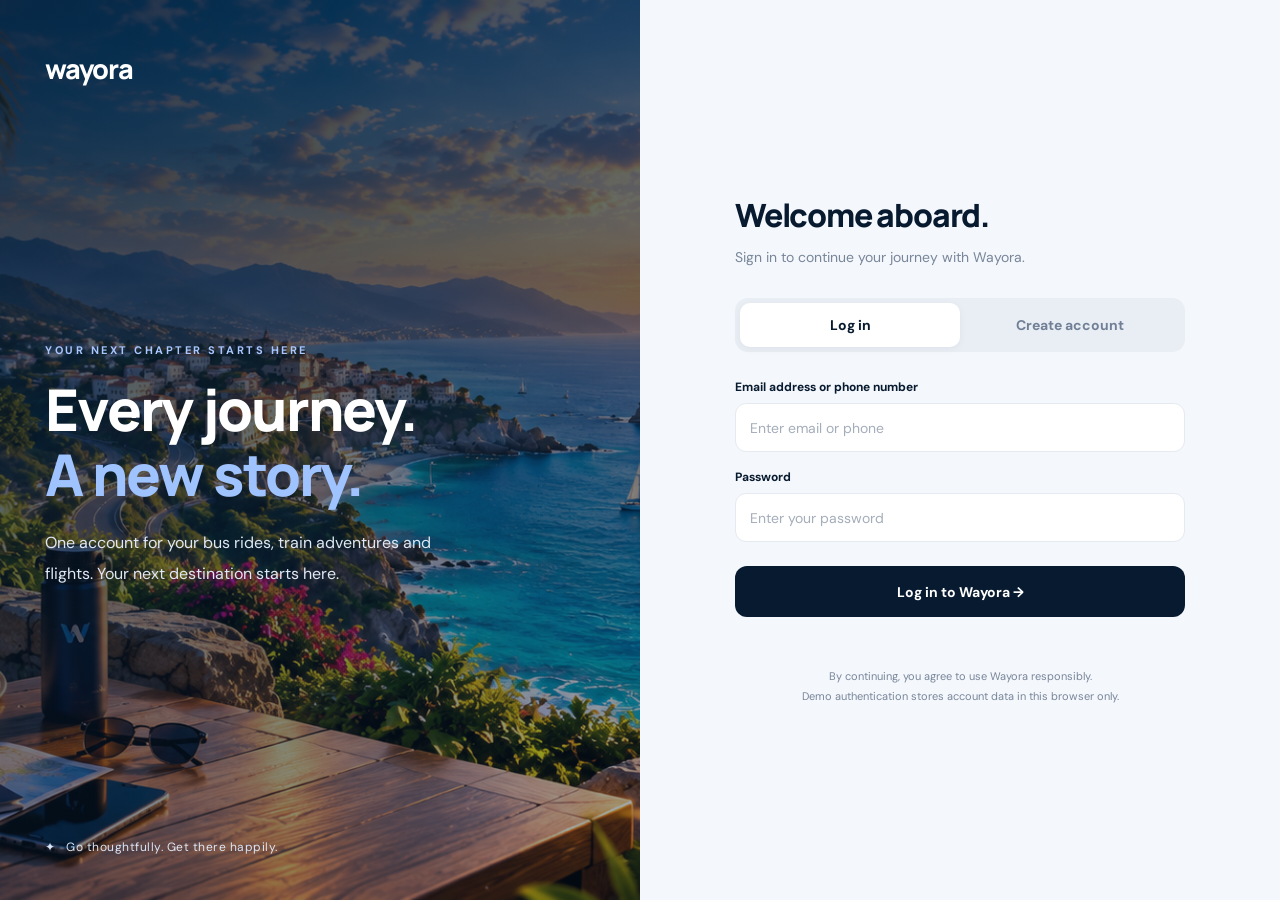
<file: auth.html>
<!DOCTYPE html>
<html lang="en">
<head>
  <meta charset="UTF-8">
  <meta name="viewport" content="width=device-width, initial-scale=1.0">
  <meta name="theme-color" content="#071a2f">
  <title>Account Access | Wayora</title>
  <link href="https://fonts.googleapis.com/css2?family=DM+Sans:wght@400;500;600;700&family=Manrope:wght@400;500;600;700;800&display=swap" rel="stylesheet">
  <style>
    *{box-sizing:border-box;margin:0;padding:0}
    :root{--navy:#071a2f;--blue:#246bfe;--muted:#78869a;--line:#e5eaf0}
    body{font-family:'DM Sans',sans-serif;background:#f4f7fb;color:var(--navy);min-height:100vh}
    .layout{min-height:100vh;display:grid;grid-template-columns:1fr 1fr}
    .visual{background:linear-gradient(145deg,#071a2fdd,#071a2f55),url('assets/coastal-getaway.png') center/cover;position:relative;display:flex;flex-direction:column;justify-content:space-between;padding:45px;color:white;min-height:100vh}
    .brand{font:800 27px Manrope,sans-serif;color:white;text-decoration:none;letter-spacing:-1px}
    .brand span{display:inline-grid;place-items:center;background:#fff;color:var(--navy);width:40px;height:40px;border-radius:13px;margin-right:9px}
    .brand small{display:block;font:600 9px 'DM Sans';letter-spacing:2px;margin-left:51px;margin-top:-8px}
    .visual-copy{max-width:490px;margin:50px 0}
    .eyebrow{font-size:11px;font-weight:700;letter-spacing:2.5px;color:#a9c7ff;margin-bottom:20px}
    .visual h1{font:800 clamp(36px,4.5vw,64px)/1.12 Manrope,sans-serif;letter-spacing:-2px}
    .visual h1 em{color:#9fc3ff;font-style:normal}
    .visual-copy p{color:#e0e8f5;line-height:1.9;margin-top:22px;max-width:390px}
    .visual-bottom{font-size:12px;color:#dce7f8;letter-spacing:.5px}
    .form-side{display:flex;justify-content:center;align-items:center;padding:35px 22px}
    .auth-card{width:100%;max-width:450px}
    .mobile-brand{display:none}
    .welcome{font:800 32px Manrope,sans-serif;letter-spacing:-1.2px;margin-bottom:9px}
    .subtitle{color:var(--muted);font-size:14px;line-height:1.7;margin-bottom:28px}
    .tabs{display:grid;grid-template-columns:1fr 1fr;background:#e9eef5;padding:5px;border-radius:13px;margin-bottom:27px}
    .tab{border:0;border-radius:10px;padding:13px;background:transparent;font:700 14px 'DM Sans';color:#718096;cursor:pointer}
    .tab.active{background:white;color:var(--navy);box-shadow:0 2px 9px #071a2f0c}
    .field{margin-bottom:17px}
    .field label{display:block;font-size:12px;font-weight:700;margin-bottom:8px}
    .field input{width:100%;height:49px;border:1px solid var(--line);border-radius:11px;padding:0 14px;font:14px 'DM Sans';outline:none;background:white;transition:.2s}
    .field input:focus{border-color:var(--blue);box-shadow:0 0 0 3px #246bfe15}
    .field input::placeholder{color:#a4adba}
    .submit{width:100%;height:51px;background:var(--navy);color:white;border:0;border-radius:12px;font:700 14px 'DM Sans';cursor:pointer;margin-top:7px;transition:.2s}
    .submit:hover{background:var(--blue);transform:translateY(-1px)}
    .message{font-size:13px;line-height:1.6;margin:14px 0;min-height:18px}
    .message.error{color:#c62828}.message.success{color:#16834a}
    .fineprint{font-size:11px;color:var(--muted);line-height:1.8;text-align:center;margin-top:18px}
    .back{display:inline-block;margin-top:22px;text-decoration:none;color:var(--muted);font-size:13px}
    .back:hover{color:var(--blue)}
    [hidden]{display:none!important}
    @media(max-width:800px){
      .layout{grid-template-columns:1fr}
      .visual{display:none}
      .form-side{padding:30px 21px;min-height:100vh;align-items:flex-start}
      .auth-card{max-width:470px;margin:auto}
      .mobile-brand{display:block;color:var(--navy);text-decoration:none;font:800 23px Manrope;margin-bottom:45px}
      .mobile-brand span{display:inline-grid;place-items:center;background:var(--navy);color:white;width:36px;height:36px;border-radius:11px;margin-right:7px}
      .welcome{font-size:29px}
    }
    @media(max-width:380px){.form-side{padding:25px 16px}.welcome{font-size:26px}}
  </style>
</head>
<body>
<div class="layout">
  <aside class="visual">
    <a class="brand" href="index.html" style="line-height: 1.8;">wayora</a>
    <div class="visual-copy">
      <div class="eyebrow">YOUR NEXT CHAPTER STARTS HERE</div>
      <h1>Every journey.<br><em>A new story.</em></h1>
      <p>One account for your bus rides, train adventures and flights. Your next destination starts here.</p>
    </div>
    <div class="visual-bottom">✦ &nbsp; Go thoughtfully. Get there happily.</div>
  </aside>

  <main class="form-side">
    <div class="auth-card">
      <a class="mobile-brand" href="index.html"><span>W</span>wayora</a>
      <h2 class="welcome" id="heading">Welcome aboard.</h2>
      <p class="subtitle" id="intro">Sign in to continue your journey with Wayora.</p>

      <div class="tabs">
        <button type="button" class="tab active" id="loginTab">Log in</button>
        <button type="button" class="tab" id="signupTab">Create account</button>
      </div>

      <form id="loginForm">
        <div class="field">
          <label for="loginId">Email address or phone number</label>
          <input id="loginId" autocomplete="username" placeholder="Enter email or phone" required>
        </div>
        <div class="field">
          <label for="loginPassword">Password</label>
          <input id="loginPassword" type="password" autocomplete="current-password" placeholder="Enter your password" required>
        </div>
        <button class="submit" type="submit">Log in to Wayora →</button>
      </form>

      <form id="signupForm" hidden>
        <div class="field">
          <label for="fullName">Full name</label>
          <input id="fullName" autocomplete="name" placeholder="Your full name" required maxlength="80">
        </div>
        <div class="field">
          <label for="signupEmail">Email address</label>
          <input id="signupEmail" type="email" autocomplete="email" placeholder="you@example.com" required>
        </div>
        <div class="field">
          <label for="signupPhone">Phone number</label>
          <input id="signupPhone" type="tel" autocomplete="tel" placeholder="e.g. +91 9876543210" required>
        </div>
        <div class="field">
          <label for="signupPassword">Create password</label>
          <input id="signupPassword" type="password" autocomplete="new-password" minlength="8" placeholder="At least 8 characters" required>
        </div>
        <div class="field">
          <label for="confirmPassword">Confirm password</label>
          <input id="confirmPassword" type="password" autocomplete="new-password" minlength="8" placeholder="Enter password again" required>
        </div>
        <button class="submit" type="submit">Create my account →</button>
      </form>

      <p id="message" class="message" role="status" aria-live="polite"></p>
      <p class="fineprint">By continuing, you agree to use Wayora responsibly.<br>Demo authentication stores account data in this browser only.</p>
      
    </div>
  </main>
</div>
<script src="auth.js"></script>
</body>
</html>
</file>
<file: style.css>
/* WAYORA — editorial travel UI */
:root{--navy:#071a2f;--navy2:#102d46;--ink:#162d40;--muted:#71808c;--cream:#f7f6f1;--white:#fff;--teal:#9ed9d1;--coral:#f2a77a;--line:#e3e7e8;--serif:Georgia,"Times New Roman",serif;--sans:"DM Sans",sans-serif;--display:"Manrope",sans-serif}
*{box-sizing:border-box}html{scroll-behavior:smooth}body{margin:0;background:var(--cream);color:var(--ink);font-family:var(--sans);font-size:15px;line-height:1.6}a{color:inherit;text-decoration:none}button,input,select,textarea{font:inherit}button,a{-webkit-tap-highlight-color:transparent}img{display:block;max-width:100%}.site-header{height:88px;padding:0 5.5%;display:flex;align-items:center;justify-content:space-between;background:var(--cream);position:relative;z-index:10;border-bottom:1px solid rgba(20,45,64,.06)}.brand{display:flex;align-items:center;gap:11px;font:800 23px var(--display);letter-spacing:-1.2px;color:var(--navy)}.brand-mark{display:grid;place-items:center;width:38px;height:38px;background:var(--navy);color:var(--teal);border-radius:12px 12px 12px 3px;font:800 20px var(--display)}.brand small{display:block;font:700 8px var(--sans);letter-spacing:2px;color:#84909a;margin-top:-4px}.main-nav{display:flex;gap:34px;align-items:center}.main-nav a{font-size:12px;font-weight:700;color:#64737f;transition:.2s}.main-nav a:hover,.main-nav a.active{color:var(--navy)}.main-nav a.active:after{content:"";display:block;width:5px;height:5px;border-radius:50%;background:#e7a77e;margin:4px auto -9px}.nav-cta{font-size:12px;font-weight:700;background:var(--navy);color:white;border-radius:4px;padding:13px 18px}.nav-cta span{color:var(--teal);padding-left:9px}.menu-toggle{display:none;background:none;border:0;font-size:25px;color:var(--navy)}
.hero{position:relative;min-height:630px;height:min(730px,78vw);background:#0c3048;overflow:hidden;color:white;display:flex;align-items:center}.hero-video,.hero-shade{position:absolute;inset:0;width:100%;height:100%;object-fit:cover}.hero-video{opacity:.53}.hero-shade{background:linear-gradient(90deg,rgba(5,20,37,.92) 0%,rgba(5,25,43,.72) 48%,rgba(5,24,41,.08) 100%),linear-gradient(0deg,rgba(4,21,37,.55),transparent 40%)}.hero-content{position:relative;z-index:1;width:min(680px,90%);margin-left:10.5%;padding:70px 0}.eyebrow{display:flex;align-items:center;gap:10px;font-size:9px;font-weight:800;letter-spacing:2.2px;color:#7d8a93}.eyebrow>span{width:23px;height:1px;background:#df9c72;display:inline-block}.eyebrow.light{color:#d3dfe5}.hero h1,.page-hero h1{font:500 clamp(48px,6.5vw,86px)/1.05 var(--display);letter-spacing:-4px;margin:26px 0 22px}.hero h1 em,.page-hero h1 em,.section-heading h2 em,.feature-copy h2 em,.enquiry-copy h2 em,.summary-card h3 em{font-family:var(--serif);font-weight:400;color:var(--teal);letter-spacing:-2px}.hero-content>p{max-width:440px;color:#d1dce3;font-size:15px;line-height:1.85}.hero-actions{display:flex;align-items:center;gap:28px;margin-top:32px}.btn{border:0;display:inline-flex;align-items:center;justify-content:center;gap:20px;padding:15px 21px;font-size:12px;font-weight:800;cursor:pointer;transition:transform .2s,background .2s;border-radius:3px}.btn:hover{transform:translateY(-2px)}.btn-primary{background:var(--teal);color:var(--navy)}.btn-primary span{font-size:18px}.btn-dark{background:var(--navy);color:white}.btn-outline{border:1px solid #cbd3d8;background:transparent;color:var(--navy)}.btn-danger{background:#a43f38;color:white}.btn-small{padding:10px 13px;font-size:10px;gap:7px}.text-link{font-size:11px;font-weight:700}.light-link{color:#e7eff1}.hero-trust{display:flex;align-items:center;gap:12px;margin-top:55px}.trust-icon{display:grid;place-items:center;width:38px;height:38px;border:1px solid #ffffff50;border-radius:50%;color:var(--teal);font-size:18px}.hero-trust b,.hero-trust small{display:block}.hero-trust b{font-size:11px}.hero-trust small{font-size:10px;color:#b4c2cb}.hero-note{position:absolute;right:5.5%;bottom:44px;display:flex;align-items:center;gap:12px;font-size:8px;letter-spacing:2px;color:#d7e3e7}.note-line{height:1px;width:45px;background:var(--teal)}
.booking-strip{background:#fff;display:flex;align-items:center;justify-content:space-between;padding:24px 8%;gap:24px;box-shadow:0 8px 28px #112a3b08}.strip-intro{display:flex;align-items:center;gap:13px}.mini-icon{width:38px;height:38px;border-radius:50%;background:#e8f4f0;color:#3d8b82;display:grid;place-items:center;font-size:23px}.strip-intro b,.strip-intro small{display:block}.strip-intro b{font-size:12px}.strip-intro small{font-size:10px;color:var(--muted)}.transport-options{display:flex;gap:12px}.transport-options a{border:1px solid var(--line);padding:12px 17px;min-width:108px;font-size:11px;font-weight:700;border-radius:4px}.transport-options a>span{color:#398b86;font-size:15px;margin-right:7px}.transport-options a b{float:right;color:#9caab2}.strip-link{font-size:11px;font-weight:800;white-space:nowrap}.strip-link span{font-size:18px;margin-left:8px}
.section-pad{padding:105px 9%}.section-heading{display:flex;align-items:flex-end;justify-content:space-between;gap:35px;margin-bottom:38px}.section-heading h2,.feature-copy h2,.enquiry-copy h2{font:500 clamp(34px,4vw,51px)/1.13 var(--display);letter-spacing:-2px;margin:17px 0 0}.section-heading h2 em,.feature-copy h2 em,.enquiry-copy h2 em{color:#4d9c96}.section-heading>p{max-width:300px;color:var(--muted);font-size:12px;line-height:1.9;margin:0 0 4px}.travel-cards{display:grid;grid-template-columns:repeat(3,1fr);gap:17px}.travel-card{height:440px;position:relative;overflow:hidden;color:white;background:#12344a}.travel-card img{width:100%;height:100%;object-fit:cover;transition:transform .65s}.travel-card:hover img{transform:scale(1.06)}.card-overlay{position:absolute;inset:0;background:linear-gradient(180deg,rgba(3,20,35,.18),rgba(3,19,34,.82))}.card-top{position:absolute;top:19px;left:20px;right:20px;display:flex;justify-content:space-between;align-items:center}.round-arrow{display:grid;place-items:center;width:36px;height:36px;border:1px solid #ffffff8a;border-radius:50%;font-size:18px}.card-tag{font-size:8px;letter-spacing:1.8px}.travel-card-copy{position:absolute;bottom:27px;left:25px;right:25px}.travel-card-copy>span{font-size:9px;letter-spacing:1.6px;color:var(--teal)}.travel-card-copy h3{font:500 29px var(--display);letter-spacing:-1px;margin:7px 0}.travel-card-copy p{font-size:11px;color:#d3dce2;margin:0;max-width:230px}
.feature-band{display:grid;grid-template-columns:1fr 1fr;background:#e8efeb;min-height:620px}.feature-image{position:relative;min-height:620px;overflow:hidden}.feature-image img{width:100%;height:100%;object-fit:cover;position:absolute;inset:0}.image-caption{position:absolute;bottom:28px;left:30px;color:white;font-size:9px;font-weight:800;letter-spacing:2px}.image-caption span{color:var(--teal);margin-left:12px}.feature-copy{padding:85px clamp(35px,7vw,100px);align-self:center}.feature-copy>p,.enquiry-copy>p{font-size:12px;color:#687984;line-height:1.9;max-width:410px;margin:22px 0 28px}.feature-list{margin:24px 0 28px}.feature-list>div{display:flex;gap:17px;padding:13px 0;border-top:1px solid #d2ddda}.feature-list>div>span{font:500 13px var(--serif);color:#5b9c95}.feature-list p{margin:0}.feature-list b,.feature-list small{display:block}.feature-list b{font-size:11px}.feature-list small{font-size:10px;color:#788790;margin-top:2px}
.map-section{background:#f9f8f4}.map-frame{height:400px;position:relative;overflow:hidden;background:#dce8e6}.map-frame iframe{width:100%;height:100%;border:0;filter:saturate(.75)}.map-card{position:absolute;left:24px;bottom:24px;width:260px;padding:24px;background:white;box-shadow:0 10px 35px #0c2b3d16}.map-pin{display:grid;place-items:center;width:34px;height:34px;background:#e4f4f0;color:#277e79;border-radius:50%;font-size:22px;margin-bottom:12px}.map-card b{font:700 16px var(--display)}.map-card p{font-size:10px;color:var(--muted);line-height:1.8}.map-card a{font-size:10px;font-weight:800;color:#3e8b84}
.cta-section{min-height:430px;background:var(--navy);color:white;text-align:center;padding:75px 20px;position:relative;overflow:hidden}.cta-section>*:not(.cta-mountain){position:relative;z-index:1}.cta-spark{font-size:27px;color:var(--teal);margin-bottom:12px}.cta-section .eyebrow{justify-content:center}.cta-section h2{font:500 clamp(34px,4.7vw,55px)/1.12 var(--display);letter-spacing:-2px;margin:20px 0 27px}.cta-section .btn{margin:auto}.cta-mountain{position:absolute;right:-2%;bottom:-25%;width:35%;height:90%;object-fit:cover;opacity:.16;mask-image:linear-gradient(90deg,transparent,black)}.site-footer{padding:36px 6%;display:flex;align-items:center;justify-content:space-between;gap:20px;flex-wrap:wrap;background:#fff}.footer-brand{font-size:20px}.footer-brand .brand-mark{width:32px;height:32px;font-size:17px}.site-footer>p{font-size:11px;color:var(--muted)}.footer-links{display:flex;gap:20px}.footer-links a{font-size:10px;font-weight:700;color:#63727d}.site-footer>small{width:100%;border-top:1px solid var(--line);padding-top:17px;color:#9aa5ab;font-size:9px}
.inner-page{min-height:70vh}.page-hero{min-height:330px;background:var(--navy);color:white;padding:64px 9%;position:relative;overflow:hidden}.page-hero .eyebrow,.page-hero h1,.page-hero>p{position:relative;z-index:1}.page-hero h1{font-size:clamp(44px,5.2vw,67px);margin:17px 0 12px}.page-hero h1 em{color:var(--teal)}.page-hero>p{font-size:12px;color:#c3d1d8;max-width:420px}.page-hero-art{position:absolute;right:0;top:0;width:47%;height:100%;opacity:.6;mask-image:linear-gradient(90deg,transparent,black 35%)}.page-hero-art img{width:100%;height:100%;object-fit:cover}.compact-hero{min-height:285px;padding-top:48px;padding-bottom:42px}.compact-hero h1{font-size:clamp(40px,4.6vw,58px)}.booking-layout{display:grid;grid-template-columns:minmax(0,1fr) 310px;gap:35px;padding:55px 7% 100px;align-items:start}.booking-main{min-width:0}.mode-tabs{display:flex;gap:8px;margin-bottom:22px}.mode-tab{border:1px solid #d9e0e2;background:transparent;color:#60717d;padding:12px 24px;display:flex;align-items:center;gap:9px;cursor:pointer;border-radius:4px;font-weight:700}.mode-tab.active{background:var(--navy);color:white;border-color:var(--navy)}.mode-tab span{font-size:12px}.booking-form{background:white;padding:32px 34px;border:1px solid #e8ebeb;box-shadow:0 12px 35px #0b2b3d08}.form-section-title{display:flex;gap:14px;align-items:flex-start;margin:5px 0 24px}.form-section-title>span{font:500 15px var(--serif);color:#4c9991;padding-top:2px}.form-section-title h2{font:700 17px var(--display);margin:0;letter-spacing:-.4px}.form-section-title p{font-size:10px;color:#87949b;margin:3px 0 0}.small-title{margin-top:32px}.form-grid{display:grid;grid-template-columns:repeat(2,minmax(0,1fr));gap:17px 16px}.booking-form label,.enquiry-form>label{display:flex;flex-direction:column;gap:7px;font-size:10px;font-weight:800;color:#3c5262}.booking-form input:not([type=checkbox]):not([type=radio]),.booking-form select,.enquiry-form input,.enquiry-form select,.enquiry-form textarea{width:100%;min-width:0;border:1px solid #dce3e5;background:#fbfcfb;padding:12px 12px;color:#1d3547;font-size:12px;font-weight:500;border-radius:3px;outline:none}.booking-form input:focus,.booking-form select:focus,.enquiry-form input:focus,.enquiry-form select:focus,.enquiry-form textarea:focus{border-color:#6eaaa5;box-shadow:0 0 0 3px #9ed9d128}.hidden{display:none!important}.specific-fields{margin-top:5px}.seat-legend{display:flex;gap:18px;flex-wrap:wrap;font-size:10px;color:#75838d;margin:0 0 14px}.seat-legend span{display:flex;align-items:center;gap:7px}.seat-dot{width:10px;height:10px;border-radius:3px;background:white;border:1px solid #9caeb5}.selected-dot{background:#2f8e85;border-color:#2f8e85}.occupied{background:#e5e8e9!important;color:#a8b0b4!important;border-color:#e5e8e9!important;cursor:not-allowed!important}.seat-map-wrap{border:1px solid #e0e7e7;background:#f8faf9;padding:18px 20px;margin-bottom:12px}.seat-map-top{display:flex;justify-content:space-between;font-size:8px;font-weight:800;letter-spacing:1px;color:#829098;margin-bottom:15px}.seat-map{display:grid;grid-template-columns:repeat(4,minmax(0,1fr));gap:9px;max-width:360px;margin:auto}.seat-map.six-seat{grid-template-columns:repeat(6,minmax(0,1fr));max-width:460px}.seat{background:white;border:1px solid #b8c7cb;border-radius:5px;padding:8px 2px;font-size:9px;color:#46616d;cursor:pointer}.seat.selected{background:#2f8e85;color:white;border-color:#2f8e85}.seat:hover:not(.occupied){border-color:#2f8e85}.payment-options{display:grid;grid-template-columns:repeat(3,1fr);gap:9px}.payment-choice{display:flex!important;flex-direction:row!important;align-items:center;gap:8px!important;border:1px solid #e0e6e7;padding:11px 8px;border-radius:3px;cursor:pointer}.payment-choice input{accent-color:#2f8e85}.payment-symbol{font-size:18px;color:#478f89}.payment-choice b,.payment-choice small{display:block}.payment-choice b{font-size:10px}.payment-choice small{font-size:8px;font-weight:500;color:#8b989f}.demo-notice{background:#f2f7f5;color:#5e7979;padding:12px;font-size:10px;margin:15px 0}.terms-check{display:flex!important;flex-direction:row!important;align-items:flex-start;gap:9px!important;font-size:10px!important;font-weight:500!important;color:#6b7b85!important;margin:18px 0}.terms-check input{margin-top:3px;accent-color:#2f8e85}.submit-booking{width:100%;margin-top:5px}.form-message{font-size:11px;color:#2e817a;line-height:1.7}.booking-side{position:sticky;top:20px}.summary-card{background:var(--navy);color:white;padding:26px 24px}.summary-kicker{font-size:8px;letter-spacing:2px;color:var(--teal);font-weight:800}.summary-card h3{font:500 27px/1.15 var(--display);letter-spacing:-1px;margin:13px 0 25px}.summary-card h3 em{color:var(--teal)}.summary-route{margin-bottom:24px}.route-point{display:flex;align-items:center;gap:12px}.route-point>i{width:9px;height:9px;border:2px solid var(--teal);border-radius:50%;flex:none}.route-point>div{min-width:0}.route-point small,.route-point b{display:block}.route-point small{font-size:8px;color:#91a5b3;letter-spacing:1.4px}.route-point b{font-size:12px;overflow-wrap:anywhere}.route-line{height:24px;border-left:1px dashed #68808e;margin:3px 0 3px 4px}.summary-detail{display:flex;justify-content:space-between;gap:12px;border-top:1px solid #ffffff1a;padding:12px 0;font-size:10px;color:#b5c3cc}.summary-detail b{color:white;text-align:right}.summary-total{border-top:1px solid #ffffff30;margin-top:5px;padding-top:17px;display:flex;align-items:center;justify-content:space-between;font-size:11px}.summary-total b{font:700 24px var(--display);color:var(--teal)}.summary-disclaimer{display:block;font-size:8px;line-height:1.6;color:#92a5b2;margin-top:10px}.side-help{display:flex;gap:12px;padding:19px 2px}.help-icon{display:grid;place-items:center;flex:none;width:30px;height:30px;background:#dcefeb;color:#378c83;border-radius:50%;font-weight:800}.side-help b{font-size:11px}.side-help p,.side-help a{font-size:9px;color:#71828d;line-height:1.6}.side-help p{margin:4px 0}.side-help a{font-weight:800;color:#36877f}.side-map{background:#fff;padding:15px;border:1px solid #e5e9e9}.side-map iframe{border:0;width:100%;height:150px;margin-top:13px}.side-map>small{display:block;font-size:8px;color:#8a969c;line-height:1.6;margin-top:6px}
.history-section{padding-top:65px}.history-header{display:flex;align-items:flex-end;justify-content:space-between;gap:20px}.history-header h2,.faq-section h2{font:600 32px var(--display);letter-spacing:-1.4px;margin:10px 0 0}.muted{font-size:11px;color:#84919a}.history-filters{display:flex;gap:8px;margin:28px 0}.filter-chip{border:1px solid #d8e0e1;background:transparent;padding:9px 16px;border-radius:30px;font-size:10px;font-weight:800;color:#70818c;cursor:pointer}.filter-chip.active{background:var(--navy);border-color:var(--navy);color:white}.booking-history{display:grid;gap:17px}.ticket-card{background:white;border:1px solid #e2e8e8;display:grid;grid-template-columns:155px 1fr;box-shadow:0 10px 30px #102c3c06}.ticket-rail{background:#edf4f1;padding:22px;display:flex;flex-direction:column;align-items:flex-start;gap:8px;border-right:1px dashed #c8d8d4}.ticket-mode{display:grid;place-items:center;width:38px;height:38px;background:var(--navy);color:var(--teal);border-radius:10px;font-size:20px}.ticket-rail small{font-size:9px;color:#6e8489;text-transform:uppercase;letter-spacing:1px}.ticket-rail b{font-size:10px;overflow-wrap:anywhere}.ticket-main{padding:22px 25px}.ticket-status{font-size:8px;letter-spacing:1.5px;font-weight:800;color:#278b74}.cancelled-status{color:#ad5146}.ticket-route{display:flex;align-items:center;gap:20px;margin:15px 0 20px}.ticket-route>div{min-width:0;flex:1}.ticket-route small,.ticket-route b{display:block}.ticket-route small,.ticket-meta small{font-size:8px;letter-spacing:1px;color:#91a0a7}.ticket-route b{font:700 18px var(--display);overflow-wrap:anywhere}.route-arrow{color:#4a9a92;font-size:20px}.ticket-meta{display:grid;grid-template-columns:repeat(4,minmax(0,1fr));gap:14px;border-top:1px solid #edf0f0;padding-top:15px}.ticket-meta small,.ticket-meta b{display:block}.ticket-meta b{font-size:10px;margin-top:3px;overflow-wrap:anywhere}.ticket-actions{display:flex;gap:9px;flex-wrap:wrap;margin-top:20px}.ticket-cancelled{opacity:.86}.refund-status{font-size:10px;color:#9c574d;background:#fcf0ed;padding:9px;margin-top:12px}.empty-state{text-align:center;padding:60px 20px;background:white;border:1px dashed #d4dfdf}.empty-state>span{font-size:36px;color:#5aa49b}.empty-state h3{font:600 23px var(--display);margin:10px 0}.empty-state p{font-size:11px;color:#84919a;margin:0 auto 22px;max-width:390px}.modal-backdrop{position:fixed;inset:0;background:#061728b8;z-index:30;display:grid;place-items:center;padding:18px}.modal-card{position:relative;background:white;max-width:470px;width:100%;padding:34px}.modal-close{position:absolute;right:17px;top:12px;border:0;background:none;font-size:28px;color:#7a878f;cursor:pointer}.modal-symbol{display:grid;place-items:center;width:43px;height:43px;background:#f9e9e5;color:#a34d42;border-radius:50%;font-size:22px}.modal-card h2{font:700 23px var(--display);margin:17px 0 8px}.modal-card>p{font-size:11px;color:#77858d;line-height:1.8}.refund-box{background:#f7f8f6;padding:17px;margin:20px 0}.refund-box>div{display:flex;justify-content:space-between;padding:6px 0;font-size:11px}.refund-box>div b{font-size:12px}.refund-box small{display:block;border-top:1px solid #e3e7e5;padding-top:12px;margin-top:7px;font-size:9px;color:#77858d;line-height:1.7}.modal-actions{display:flex;gap:10px;flex-wrap:wrap}.modal-actions .btn{flex:1}
.enquiry-layout{display:grid;grid-template-columns:.9fr 1fr;gap:10%;align-items:start}.enquiry-copy h2{margin-top:18px}.contact-points{margin:27px 0}.contact-points>div{display:flex;align-items:center;gap:13px;margin:17px 0}.contact-points>div>span{display:grid;place-items:center;width:34px;height:34px;background:#e4f2ee;color:#378c83;border-radius:50%;font-size:17px}.contact-points p{margin:0}.contact-points b,.contact-points small{display:block}.contact-points b{font-size:11px}.contact-points small{font-size:10px;color:#7e8d95}.enquiry-photo{width:100%;height:170px;object-fit:cover}.enquiry-form{background:white;border:1px solid #e4e9e8;padding:30px;box-shadow:0 12px 35px #0b2b3d08}.enquiry-form>label{margin-bottom:17px}.enquiry-form textarea{resize:vertical}.enquiry-form .btn{width:100%}.faq-section{padding-top:0}.faq-section h2{margin:12px 0 26px}.faq-grid{display:grid;grid-template-columns:1fr 1fr;gap:10px}.faq-grid details{background:white;border:1px solid #e4e9e8;padding:18px 20px}.faq-grid summary{font-size:11px;font-weight:800;cursor:pointer}.faq-grid details p{font-size:10px;color:#72818a;line-height:1.8;margin-bottom:0}
@media(max-width:1050px){.main-nav{gap:18px}.site-header{padding:0 4%}.booking-layout{padding-left:4%;padding-right:4%;grid-template-columns:minmax(0,1fr) 285px;gap:20px}.booking-form{padding:27px 24px}.section-pad{padding-left:6%;padding-right:6%}.travel-card{height:390px}.feature-copy{padding:60px 42px}.booking-strip{padding-left:5%;padding-right:5%}.transport-options a{min-width:90px;padding:10px 12px}}
@media(max-width:780px){.site-header{height:72px;padding:0 5%}.menu-toggle{display:block;order:3}.nav-cta{display:none}.main-nav{display:none;position:absolute;left:0;right:0;top:72px;background:#fff;padding:20px 6%;box-shadow:0 15px 20px #0b253314;flex-direction:column;align-items:flex-start;gap:20px}.main-nav.nav-open{display:flex}.main-nav a.active:after{display:none}.hero{height:680px;min-height:580px}.hero-content{margin-left:7%;padding:55px 0}.hero h1{font-size:clamp(47px,9vw,70px);letter-spacing:-3px}.hero-note{display:none}.booking-strip{flex-wrap:wrap;padding:20px 6%;gap:17px}.strip-intro{width:100%}.transport-options{flex:1}.transport-options a{flex:1;min-width:0;padding:11px 8px}.strip-link{margin-left:auto}.section-pad{padding:70px 6%}.section-heading{align-items:flex-start;flex-direction:column;gap:15px}.section-heading>p{max-width:440px}.travel-cards{grid-template-columns:1fr 1fr}.travel-card{height:360px}.travel-card:last-child{grid-column:span 2;height:300px}.feature-band{grid-template-columns:1fr}.feature-image{min-height:390px}.feature-copy{padding:55px 7%}.map-frame{height:360px}.site-footer{padding:30px 6%;gap:13px}.site-footer>p{display:none}.booking-layout{grid-template-columns:1fr;padding:35px 5% 70px}.booking-side{position:static;display:grid;grid-template-columns:1fr 1fr;gap:14px}.summary-card{grid-row:span 2}.side-help{align-self:start}.side-map iframe{height:130px}.page-hero{padding-left:7%;min-height:320px}.page-hero-art{width:58%;opacity:.38}.enquiry-layout{grid-template-columns:1fr;gap:40px}.enquiry-copy{max-width:600px}.enquiry-photo{height:220px}.faq-grid{grid-template-columns:1fr}.ticket-card{grid-template-columns:115px 1fr}.ticket-rail{padding:16px}.ticket-main{padding:17px}.ticket-meta{grid-template-columns:1fr 1fr}.history-header{align-items:flex-start;flex-direction:column}.history-header .btn{align-self:flex-start}}
@media(max-width:500px){body{font-size:14px}.brand{font-size:21px}.brand-mark{width:34px;height:34px}.hero{height:650px}.hero-content{width:88%;margin-left:6%}.hero h1{font-size:47px}.hero-content>p{font-size:13px}.hero-actions{gap:17px;flex-wrap:wrap}.hero-actions .btn{padding:14px 15px}.hero-trust{margin-top:38px}.transport-options{gap:6px}.transport-options a{font-size:10px;text-align:center}.transport-options a>span{display:block;margin:0 auto 3px}.strip-link{font-size:10px}.section-heading h2,.feature-copy h2,.enquiry-copy h2{font-size:37px}.travel-cards{grid-template-columns:1fr;gap:12px}.travel-card,.travel-card:last-child{grid-column:auto;height:350px}.feature-image{min-height:300px}.feature-copy{padding:45px 6%}.map-card{left:12px;bottom:12px;width:225px;padding:16px}.map-frame{height:330px}.cta-section{padding:60px 18px;min-height:390px}.cta-section h2{font-size:39px}.site-footer{align-items:flex-start}.footer-links{gap:12px}.footer-links a{font-size:9px}.site-footer>small{margin-top:5px}.page-hero{min-height:300px;padding:42px 6%}.page-hero h1{font-size:45px;letter-spacing:-2px}.page-hero-art{width:75%;opacity:.26}.booking-form{padding:23px 17px}.form-grid{grid-template-columns:1fr;gap:14px}.mode-tabs{gap:5px}.mode-tab{flex:1;justify-content:center;padding:12px 8px}.booking-side{grid-template-columns:1fr}.summary-card{grid-row:auto}.payment-options{grid-template-columns:1fr}.payment-choice{padding:12px}.seat-map-wrap{padding:15px 10px}.seat-map{gap:5px}.seat{font-size:8px;padding:8px 0}.ticket-card{grid-template-columns:1fr}.ticket-rail{border-right:0;border-bottom:1px dashed #c8d8d4;flex-direction:row;align-items:center;gap:12px;padding:12px 15px}.ticket-mode{width:30px;height:30px;font-size:16px}.ticket-main{padding:16px}.ticket-route{gap:10px}.ticket-route b{font-size:15px}.ticket-actions .btn{flex:1}.history-section{padding-top:45px}.history-filters{margin:20px 0}.modal-card{padding:25px 20px}.modal-actions{flex-direction:column}.modal-actions .btn{width:100%}.enquiry-form{padding:22px 17px}.faq-section{padding-top:0}.cta-mountain{width:70%;opacity:.1}}

/* Passenger manifest and transport-specific seat diagrams */
.additional-passengers{display:grid;gap:14px;margin-top:18px}.passenger-detail-card{border:1px solid #dfe8e6;background:linear-gradient(135deg,#fbfdfc,#f3f8f6);padding:18px;margin-top:14px;border-radius:5px}.passenger-card-heading{display:flex;align-items:center;gap:12px;margin-bottom:15px}.passenger-card-heading>span{display:grid;place-items:center;background:var(--navy);color:var(--teal);width:34px;height:34px;border-radius:8px;font-weight:800;font-size:11px}.passenger-card-heading b,.passenger-card-heading small{display:block}.passenger-card-heading b{font-size:12px;color:var(--navy)}.passenger-card-heading small{font-size:9px;color:var(--muted)}.seat-map{display:flex;flex-direction:column;gap:9px;max-width:460px}.seat-row{display:flex;align-items:center;justify-content:center;gap:7px}.seat-row .seat{flex:1;min-width:0;max-width:54px;min-height:34px}.seat-aisle{width:18px;flex:none}.seat-map-flight .seat-row .seat{max-width:42px}.seat-map-train .seat-row .seat{min-height:39px}.seat-map-bus .seat-row .seat{min-height:39px}.ticket-meta{grid-template-columns:repeat(2,minmax(0,1fr))}.ticket-meta>span{min-width:0}.ticket-meta b{overflow-wrap:anywhere}.refund-status{background:#f0f7f4;border:1px solid #d7e9e3;color:#2e817a;padding:10px 12px;margin-top:12px;font-size:11px;font-weight:700;border-radius:3px}
@media(max-width:600px){.passenger-detail-card{padding:13px}.seat-map-wrap{padding:14px 8px}.seat-row{gap:4px}.seat-row .seat{font-size:8px;padding:7px 0}.seat-aisle{width:10px}.ticket-meta{grid-template-columns:1fr 1fr}}


/* Wayora service search additions */
.journey-results{margin:22px 0 30px;padding:22px;background:#fff;border:1px solid var(--line);border-radius:8px}
.results-empty{padding:14px 4px;color:var(--ink)}.results-empty b{font:700 18px var(--display)}.results-empty p,.results-heading p{margin:5px 0 0;color:var(--muted);font-size:12px}
.results-heading{display:flex;justify-content:space-between;align-items:center;gap:16px;margin-bottom:17px}
.results-heading h3{font:700 22px var(--display);margin:8px 0 0;letter-spacing:-.6px}
.results-icon{font-size:30px;background:#e8f4f0;border-radius:50%;width:54px;height:54px;display:grid;place-items:center}
.service-list{display:grid;gap:12px}.service-card{display:grid;grid-template-columns:48px minmax(0,1fr) auto;gap:13px;align-items:center;padding:15px;border:1px solid var(--line);border-radius:6px;transition:border .2s,background .2s}
.service-card.service-selected{border:1.5px solid #398b86;background:#f2fbf8}
.service-icon{width:46px;height:46px;display:grid;place-items:center;background:#edf5f2;border-radius:6px;font-size:23px}
.service-content{min-width:0}.service-content>b{display:block;font:700 13px var(--display)}.service-content>small{display:block;font-size:10px;color:var(--muted);margin-top:3px}
.service-times{display:flex;align-items:center;gap:13px;margin:8px 0 4px}.service-times b{font:800 15px var(--display);color:var(--navy)}.service-times span{font-size:10px;color:var(--muted);border-bottom:1px solid var(--line);padding:0 12px 4px}
.service-content .service-route{font-size:10px;color:#398b86;overflow-wrap:anywhere}
.service-price{text-align:right;display:grid;justify-items:end;gap:5px}.service-price>b{font:800 16px var(--display);color:var(--navy)}.service-price>small{font-size:9px;color:var(--muted);white-space:nowrap}.service-price .btn{margin-top:5px}
.demo-schedule-note{font-size:10px;color:var(--muted);line-height:1.7;margin:14px 0 0}
.summary-detail b{max-width:60%;text-align:right}.side-map small{display:block;line-height:1.6}
@media(max-width:650px){.journey-results{padding:14px}.service-card{grid-template-columns:38px minmax(0,1fr);gap:10px;padding:12px}.service-icon{width:38px;height:38px;font-size:20px}.service-price{grid-column:2;display:flex;align-items:center;justify-content:space-between;text-align:left;justify-items:initial;flex-wrap:wrap}.service-price>small{white-space:normal}.service-price .btn{margin:0}.service-times{gap:8px}.service-times span{padding:0 5px}.results-heading h3{font-size:19px}}
.route-map-metrics{display:grid;grid-template-columns:1fr 1fr;gap:7px;padding-top:10px;font-size:10px;color:#536976}.route-map-metrics>b,.route-map-metrics>span{background:#f2f7f6;padding:9px;border-radius:3px}.route-map-metrics>a{grid-column:1/-1;color:#287d75;font-weight:800;text-decoration:none;padding:4px 0}.route-map-metrics>small{grid-column:1/-1;color:#87949b;line-height:1.6;font-size:8px}
</file>
